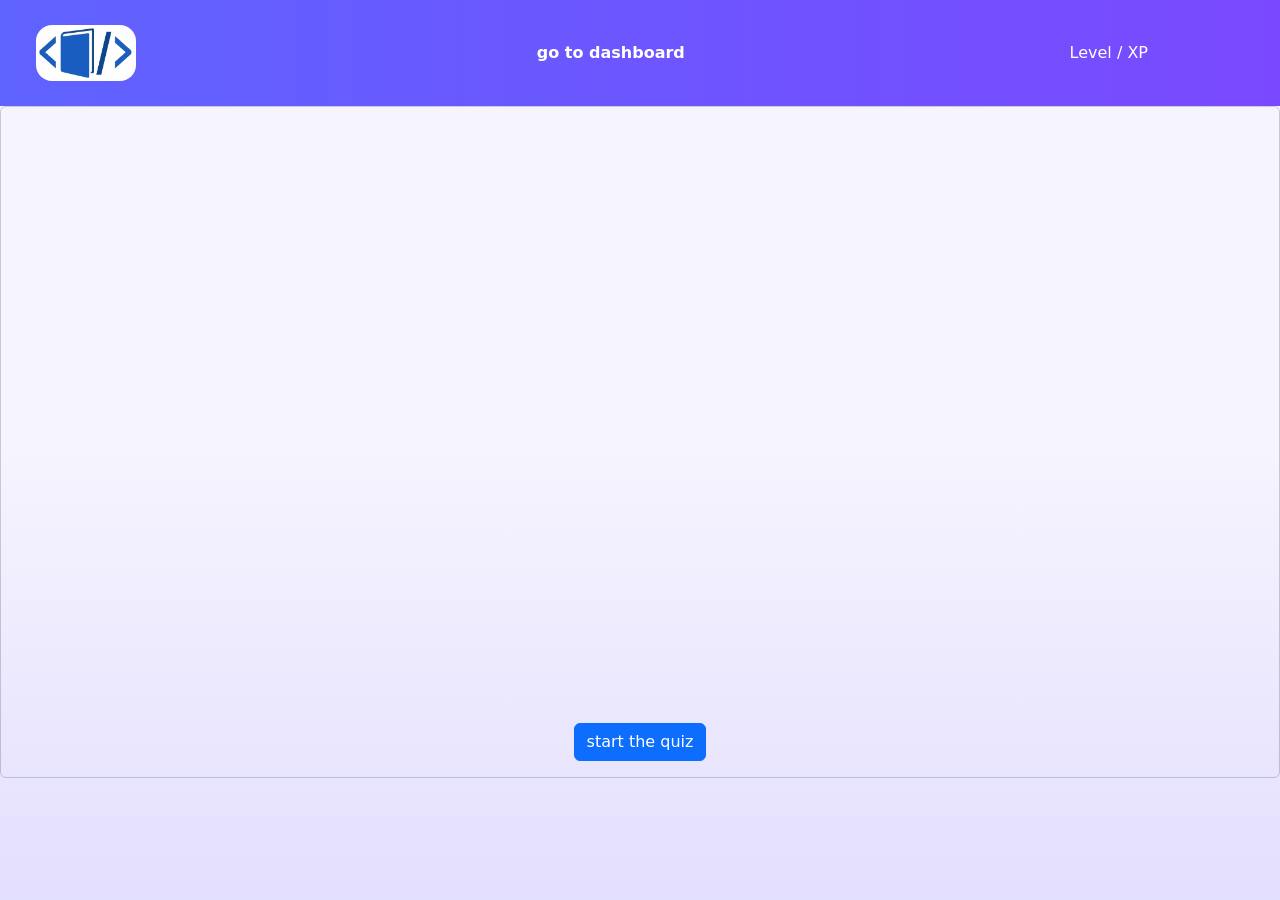
<file: Educode/active lessons/active.html>
<!DOCTYPE html>
<html lang="en">
<head>
    <meta charset="UTF-8">
    <meta name="viewport" content="width=device-width, initial-scale=1.0">
    <title>setion</title>
    <link rel="stylesheet" href="../css/bootstrap.min.css">
    <link rel="stylesheet" href="active.css">
</head>
<body>
    <nav id="header"></nav>
    <div class="card mb-3 bg-transparent">
  <iframe width="850" height="600" class="card-img-top" src="https://www.youtube.com/embed/H1u09emZQts?si=20jiVOpsSHAp9NHb" title="YouTube video player" frameborder="0" allow="accelerometer; autoplay; clipboard-write; encrypted-media; gyroscope; picture-in-picture; web-share" referrerpolicy="strict-origin-when-cross-origin" allowfullscreen></iframe>
  <div class="card-body text-center">
    <button class="btn btn-primary" onclick="window.location.href = '../quiz/quiz.html'">start the quiz</button>
  </div>
</div>
    <script src="../js/bootstrap.bundle.min.js"></script>
    <script src="../header/header.js"></script>
</body>
</html>
</file>
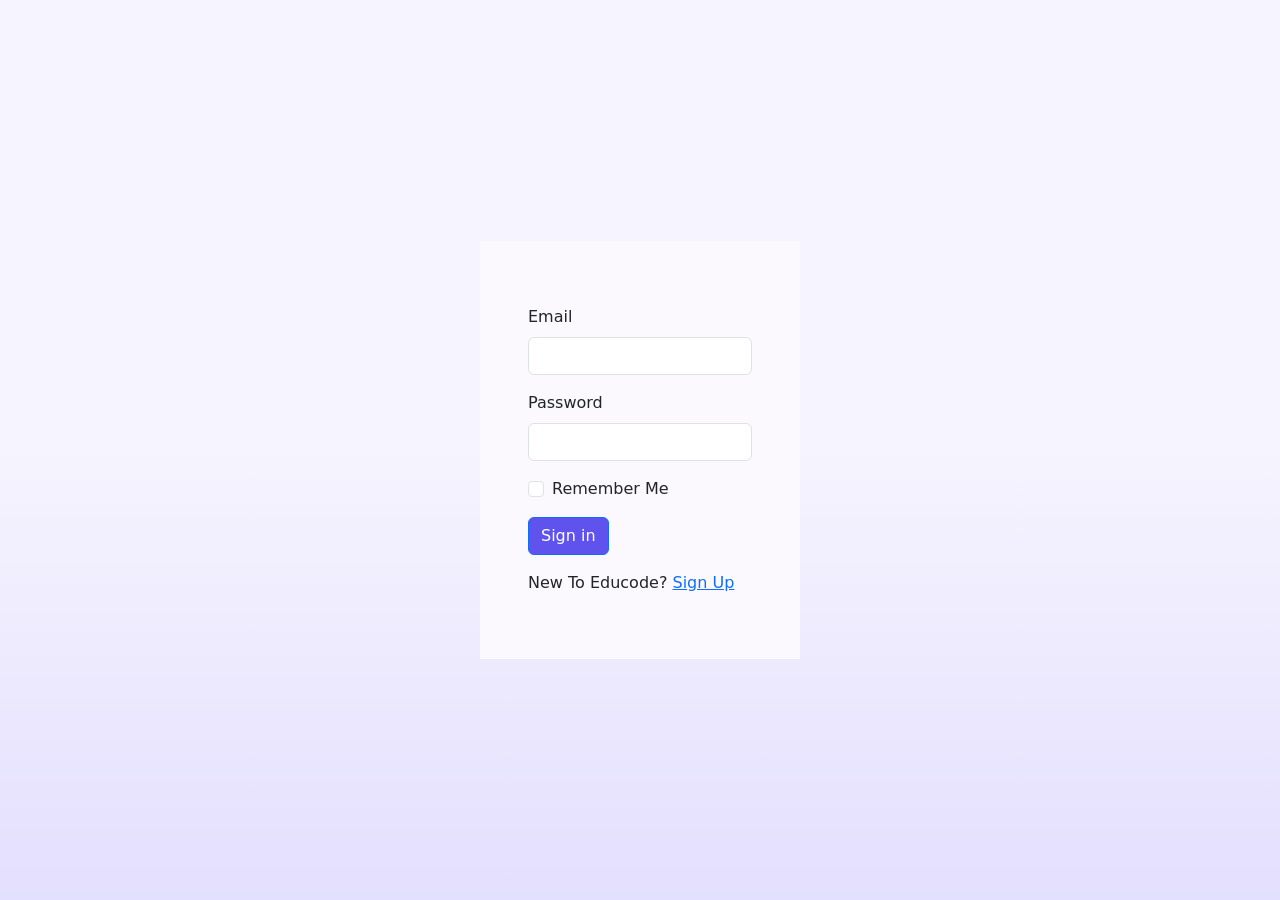
<file: Educode/login/login.html>
<!doctype html>
<html lang="en">
  <head>
    <meta charset="UTF-8" />
    <meta name="viewport" content="width=device-width, initial-scale=1.0" />
    <title>login</title>
    <link rel="stylesheet" href="../css/bootstrap.min.css" />
    <link rel="stylesheet" href="login.css" />
  </head>
  <body>
    <div class="center d-flex justify-content-center align-items-center h-100">
      <form class="form-container w-25 p-5 text-capitalize">
        <div class="my-3">
          <label for="email" class="form-label"
          >email</label
          >
          <input
          type="email"
          class="form-control"
          id="email"
          />
        </div>
        <div class="mb-3">
          <label for="formGroupExampleInput2" class="form-label"
          >password</label
          >
          <input
          type="password"
          class="form-control"
          id="formGroupExampleInput2"
          />
        </div>
        <div class="col-12 mb-3">
          <div class="form-check">
            <input class="form-check-input" type="checkbox" id="gridCheck" />
            <label class="form-check-label" for="gridCheck"> remember me </label>
          </div>
        </div>
        <div class="col-12 mb-3">
          <button type="button" class="btn btn-primary sub-btn" onclick = "window.location.href = '../subject/subject.html' ">Sign in</button>
        </div>
        <div class="mb-3">
          new to educode? <a href="signup.html">sign up</a>
        </div>
      </form>
    </div>
    <script src="../js/bootstrap.bundle.min.js"></script>
  </body>
</html>
</file>
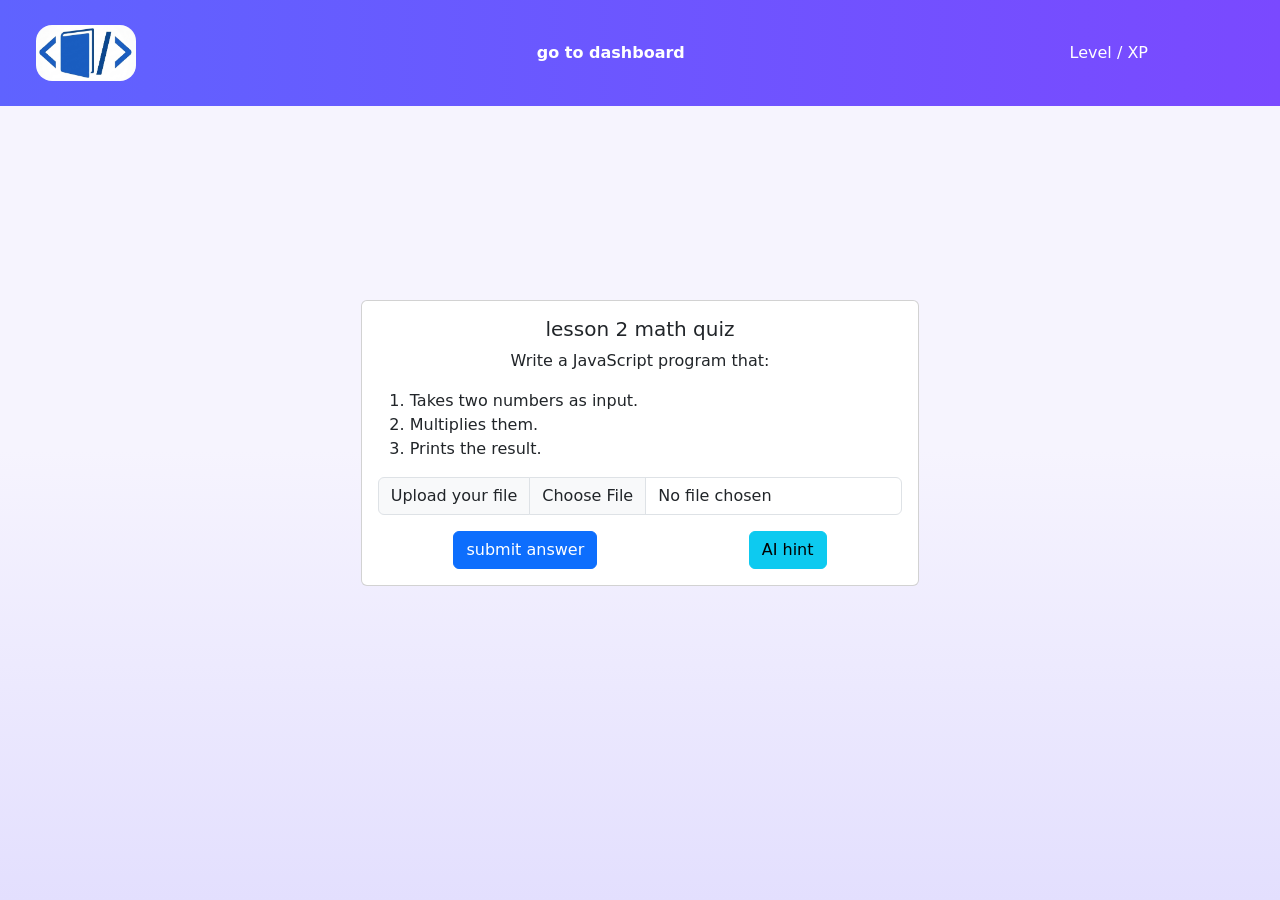
<file: Educode/quiz/quiz.html>
<!DOCTYPE html>
<html lang="en">
<head>
    <meta charset="UTF-8">
    <meta name="viewport" content="width=device-width, initial-scale=1.0">
    <title>quiz</title>
    <link rel="stylesheet" href="../css/bootstrap.min.css">
    <link rel="stylesheet" href="quiz.css">
</head>
<body>
    <nav id="header"></nav>


    <div class="d-flex justify-content-center align-items-center h-75">
    <div class="card text-center">
    <div class="card-body">
    <h5 class="card-title">lesson 2 math quiz</h5>
    <p class="card-text">Write a JavaScript program that:
      <ol class="text-start">
        <li>
          Takes two numbers as input.
        </li>
        <li>
          Multiplies them.
        </li>
        <li>
          Prints the result.</p>
        </li>
      </ol>
              
        <div class="input-group mb-3 col-2">
    <label class="input-group-text" for="inputGroupFile01">Upload your file</label>
    <input type="file" class="form-control" id="inputGroupFile01" accept=".zip">
  </div>
  <div class="btns d-flex justify-content-around">
    <a href="#" class="btn btn-primary" onclick="window.location.href='../subject/lessons.html'">submit answer</a>
    <a href="#" class="btn btn-info" data-bs-toggle="modal"
        data-bs-target="#exampleModal">AI hint</a>
  </div>
  </div>
</div>
</div>
<div
      class="modal fade"
      id="exampleModal"
      tabindex="-1"
      aria-labelledby="exampleModalLabel"
      aria-hidden="true"
    >
      <div class="modal-dialog">
        <div class="modal-content">
          <div class="modal-header">
            <h1 class="modal-title fs-5" id="exampleModalLabel">
              hint one
            </h1>
            <button
              type="button"
              class="btn-close"
              data-bs-dismiss="modal"
              aria-label="Close"
            ></button>
          </div>
          <div class="modal-body">
            <p>
              Use prompt() to get input from the user
            </p>
          </div>
        </div>
      </div>
    </div>
    <script src="../js/bootstrap.bundle.min.js"></script>
    <script src="../header/header.js"></script>
    <script src="../js/script.js"></script>


</script>

</body>
</html>
</file>
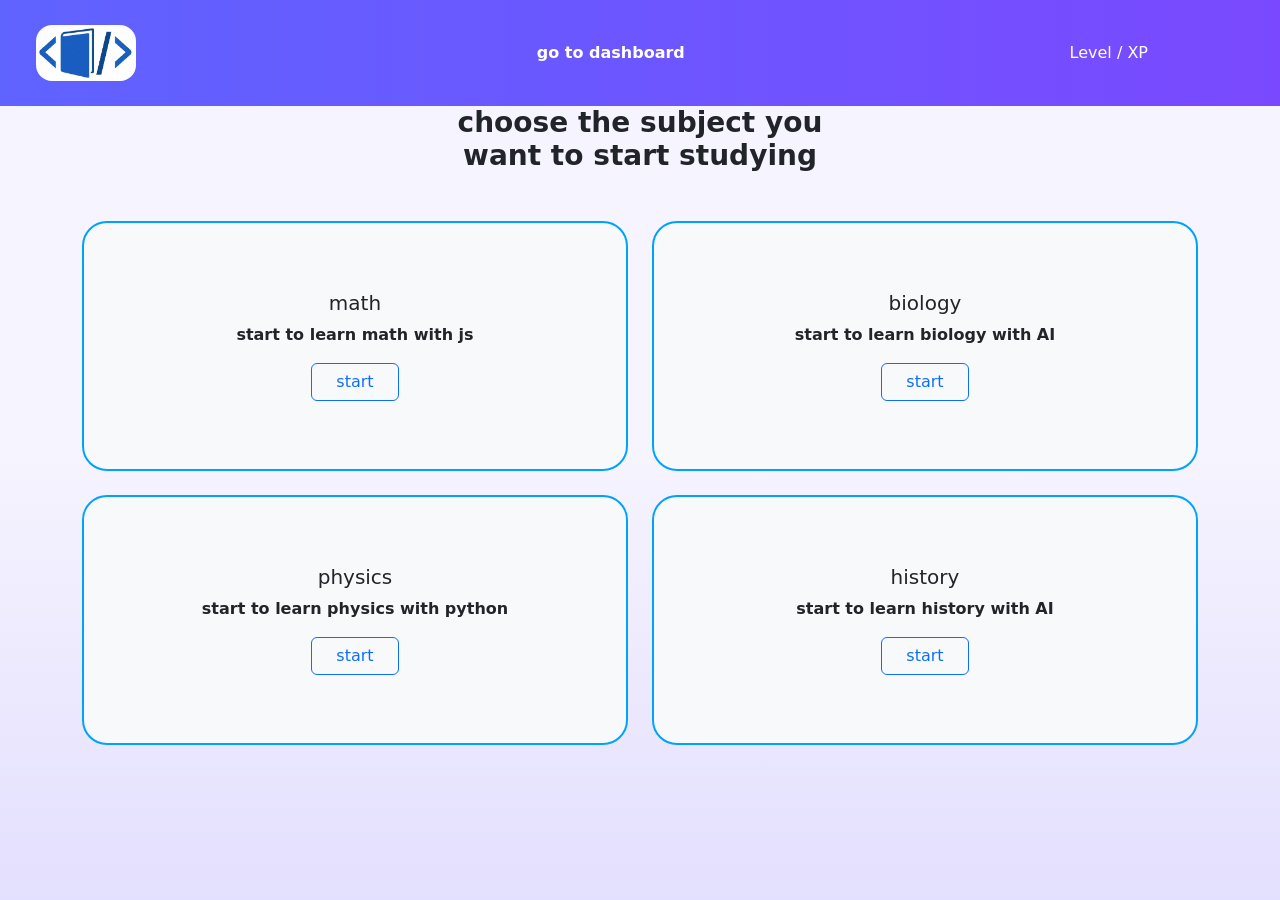
<file: Educode/subject/subject.html>
<!DOCTYPE html>
<html lang="en">
<head>
    <meta charset="UTF-8">
    <meta name="viewport" content="width=device-width, initial-scale=1.0">
    <title>Subject</title>
    <link rel="stylesheet" href="../css/bootstrap.min.css">
    <link rel="stylesheet" href="subject.css">
</head>
<body>

    <nav id="header"></nav>

    <div class="container text-center mb-5">
        <h3 class="fw-bold mb-5">choose the subject you <br> want to start studying</h3>
        
        <div class="row g-4 justify-content-center">
            <div class="col-6">
                <div class="card subject-card active-border p-4 d-flex flex-column align-items-center justify-content-center bg-light">
                    <h5>math</h5>
                    <p class="fw-bold">start to learn math with js</p>
                    <button class="btn btn-outline-primary px-4" onclick="window.location.href = 'lessons.html'">start</button>
                </div>
            </div>
            <div class="col-6">
                <div class="card subject-card active-border p-4 d-flex flex-column align-items-center justify-content-center bg-light">
                    <h5>biology</h5>
                    <p class="fw-bold">start to learn biology with AI</p>
                    <button class="btn btn-outline-primary px-4" onclick="window.location.href = 'lessons.html'">start</button>
                </div>
            </div>
            <div class="col-6">
                <div class="card subject-card active-border p-4 d-flex flex-column align-items-center justify-content-center bg-light">
                    <h5>physics</h5>
                    <p class="fw-bold">start to learn physics with python</p>
                    <button class="btn btn-outline-primary px-4" onclick="window.location.href = 'lessons.html'">start</button>
                </div>
            </div>
            <div class="col-6">
                <div class="card subject-card active-border p-4 d-flex flex-column align-items-center justify-content-center bg-light">
                    <h5>history</h5>
                    <p class="fw-bold">start to learn history with AI</p>
                    <button class="btn btn-outline-primary px-4" onclick="window.location.href = 'lessons.html'">start</button>
                </div>
            </div>
        </div>
    </div>

    
    <script src="../header/header.js"></script>
</body>
</html>
</file>
<file: Educode/active lessons/active.css>
body{
    background-image: linear-gradient(#f6f4fe, #f6f4fe, #e3dffe);
    background-repeat: no-repeat;
    background-position: center;
    background-size: contain;
    height: 100vh;
}
</file>
<file: Educode/login/login.css>
:root {
  --body-bg: #ffff;
  --main-bg: #7a5cff;
  --section-bg: #f6f7fb;
  --footer-color: #2c2f5b;
  --star-color: #ffd54f;
  --button-color: #6a5cff;
  
}
body{
    background-image: linear-gradient(#f6f4fe, #f6f4fe, #e3dffe);
    background-repeat: no-repeat;
    background-position: center;
    background-size: contain;
    height: 100vh;
}

.sub-btn{
    background-color: #6053ed;
}

form{
    background-color: #fcf9fe;
}

.image-checkbox-input {
  display: none;
}

.image-checkbox-label img {
  border: 4px solid transparent;
  cursor: pointer;
}

.image-checkbox-input:checked + img {
  border-color: #09ff00;
}

.image-checkbox-label {
  position: relative;
  display: inline-block;
}

.hidden-icon {
  position: absolute;
  top: 5px;
  right: 5px;
  display: none;
  color: #fff;
  /* background-color: #09ff00; */
  padding: 5px;
  border-radius: 50%;
}

.image-checkbox-input:checked + img {
  border-color: var(--button-color);
}

.image-checkbox-input:checked ~ .hidden-icon {
  display: block !important;
}
</file>
<file: Educode/quiz/quiz.css>
body{
    background-image: linear-gradient(#f6f4fe, #f6f4fe, #e3dffe);
    background-repeat: no-repeat;
    background-position: center;
    background-size: contain;
    height: 100vh;
}
</file>
<file: Educode/subject/subject.css>
body{
    background-image: linear-gradient(#f6f4fe, #f6f4fe, #e3dffe);
    background-repeat: no-repeat;
    background-position: center;
    background-size: contain;
    min-height: 100vh;
}
.custom-header {
  background-color: #e0e0e0;
  padding: 10px 0;
}
.subject-card {
  background-color: #d9d9d9;
  border-radius: 25px;
  border: none;
  min-height: 250px;
}
.lesson-bar {
  border-radius: 0;
  border: none;
  padding: 15px;
  margin-bottom: 10px;
  cursor: pointer;
}
.active-border {
  border: 2px solid #00a2ff !important;
}
</file>
